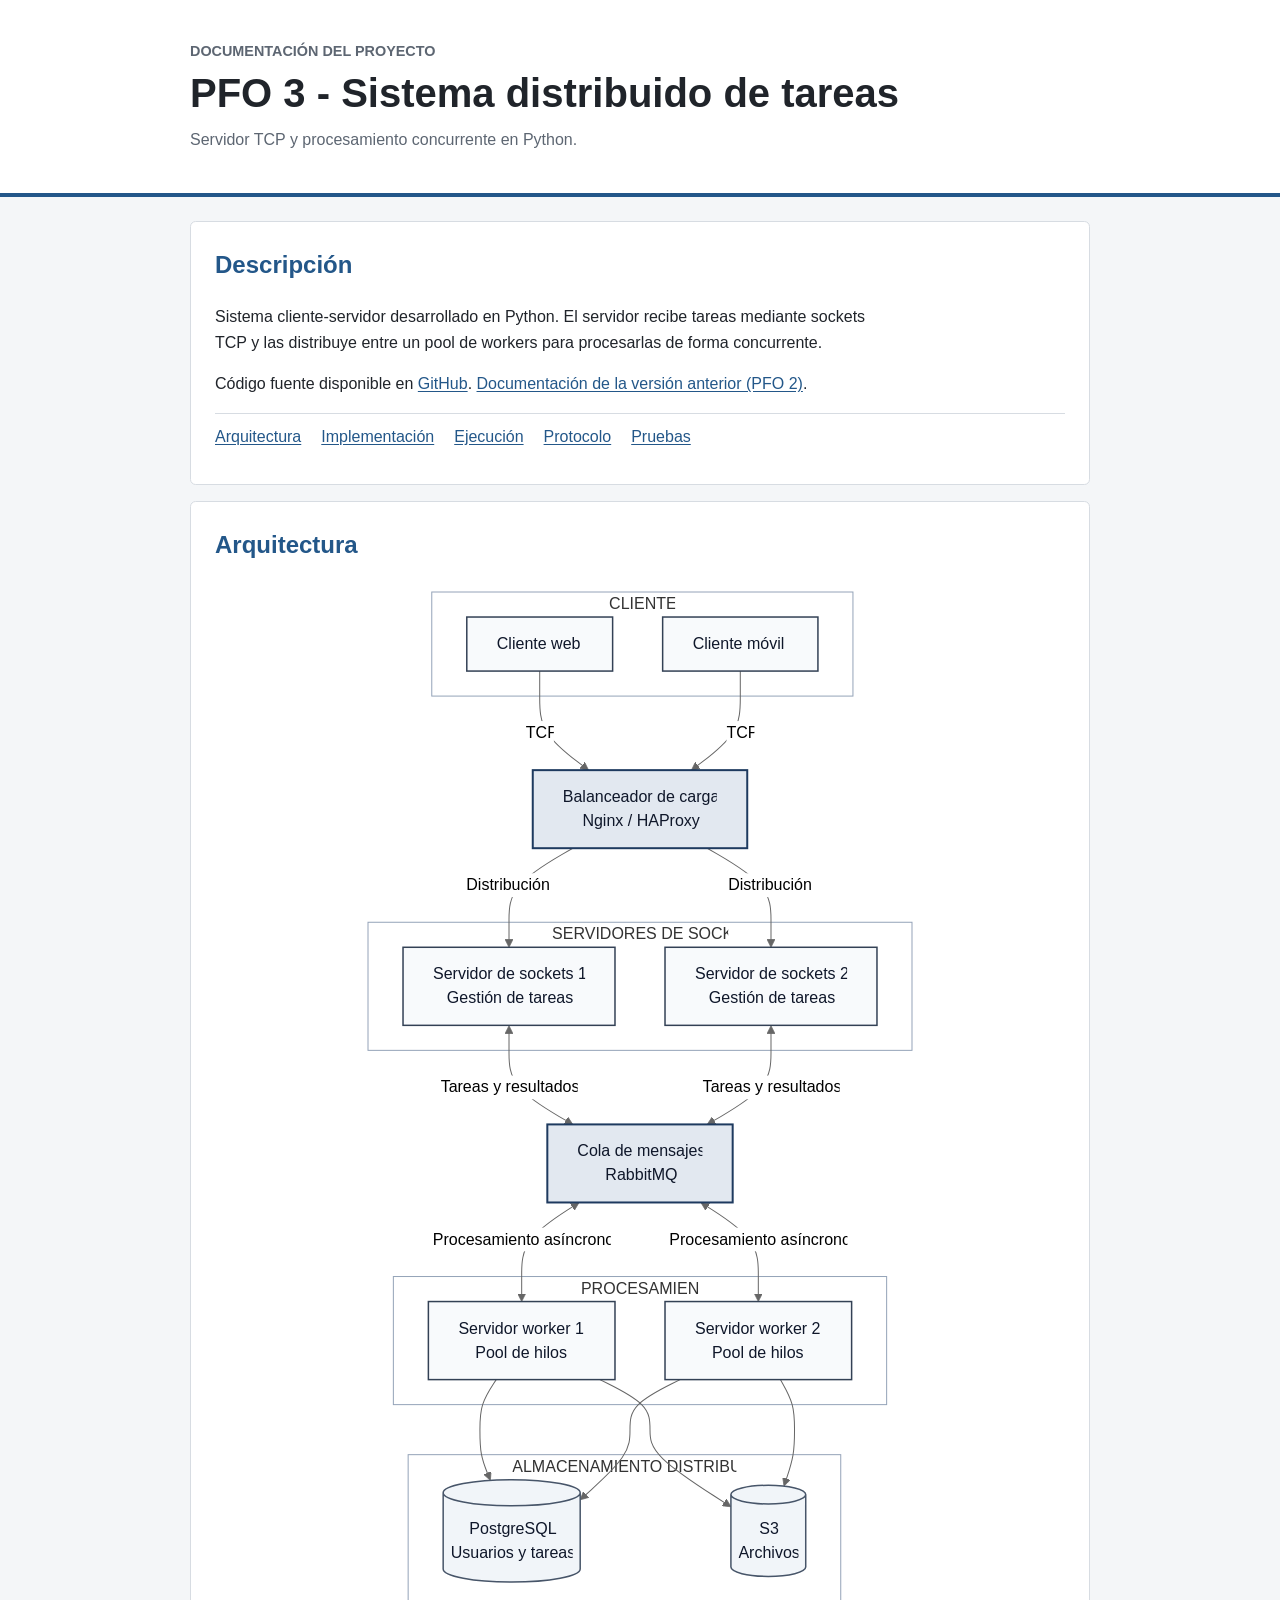
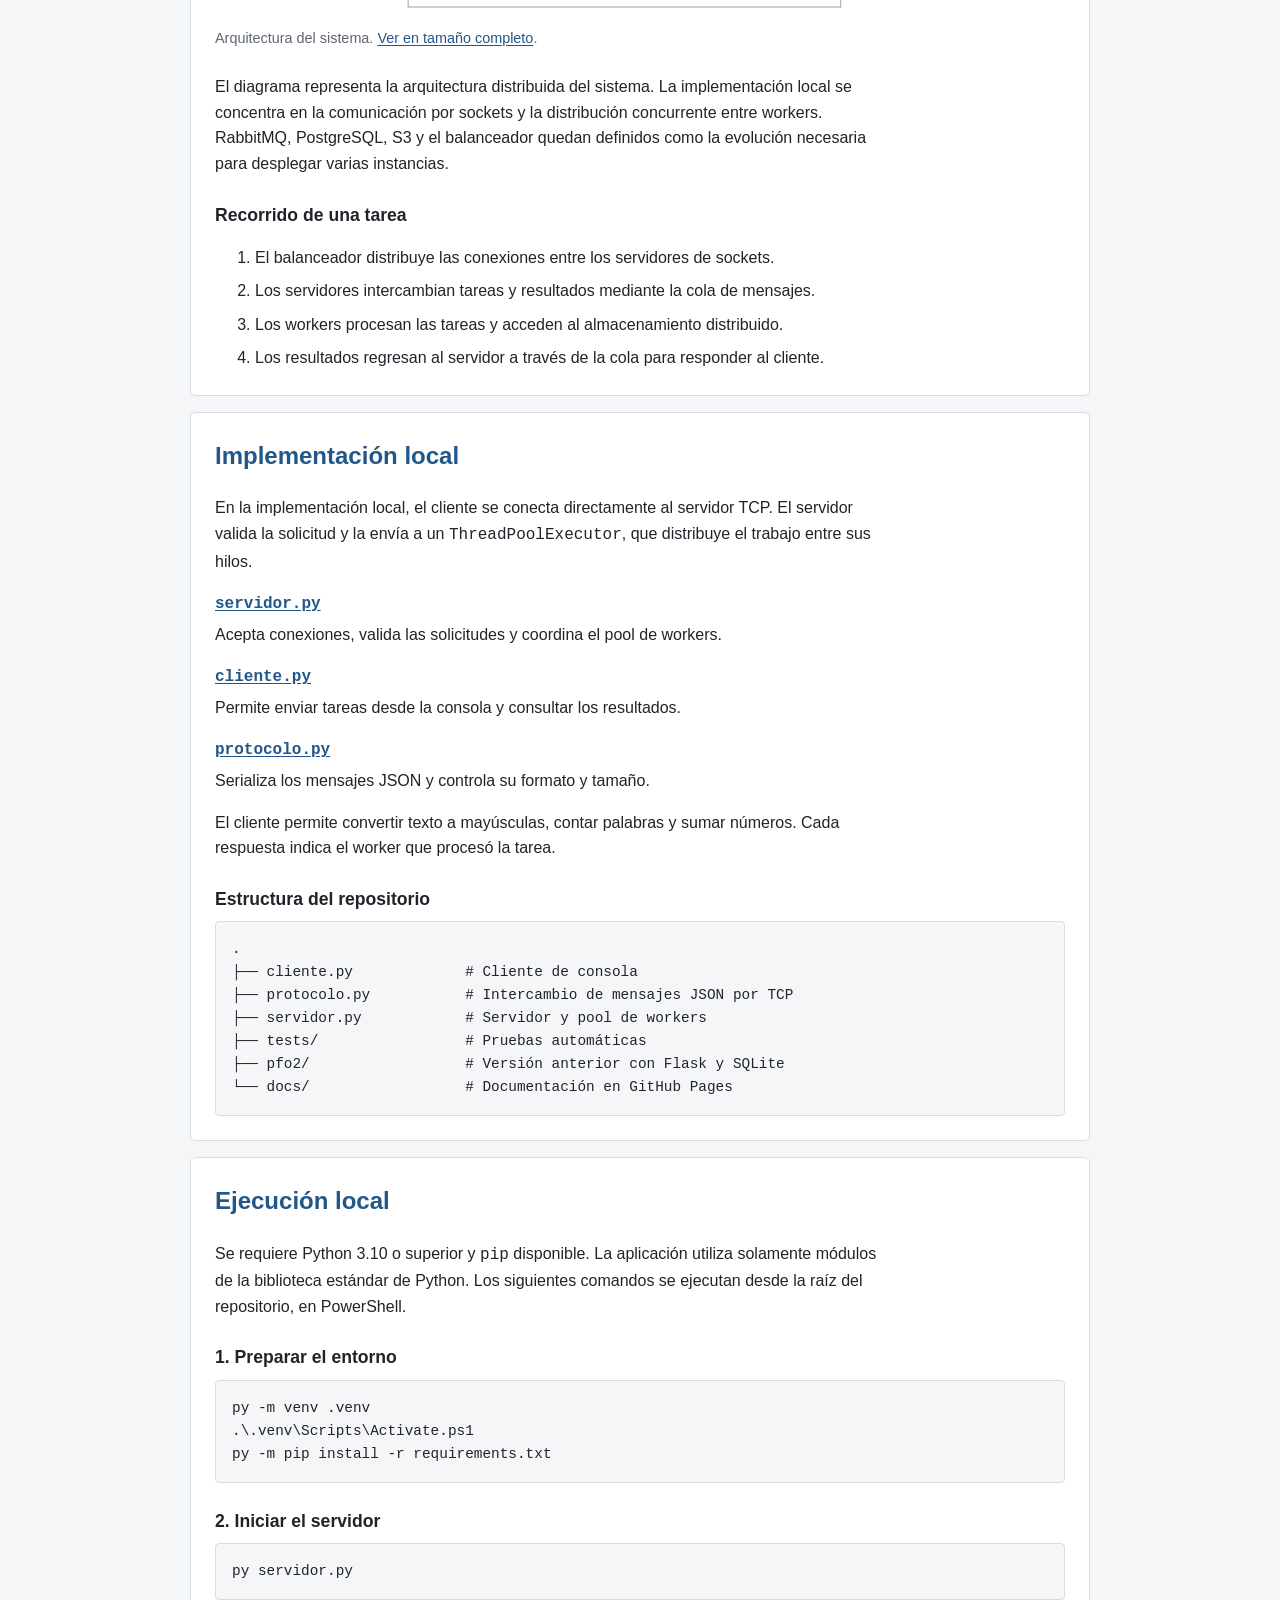
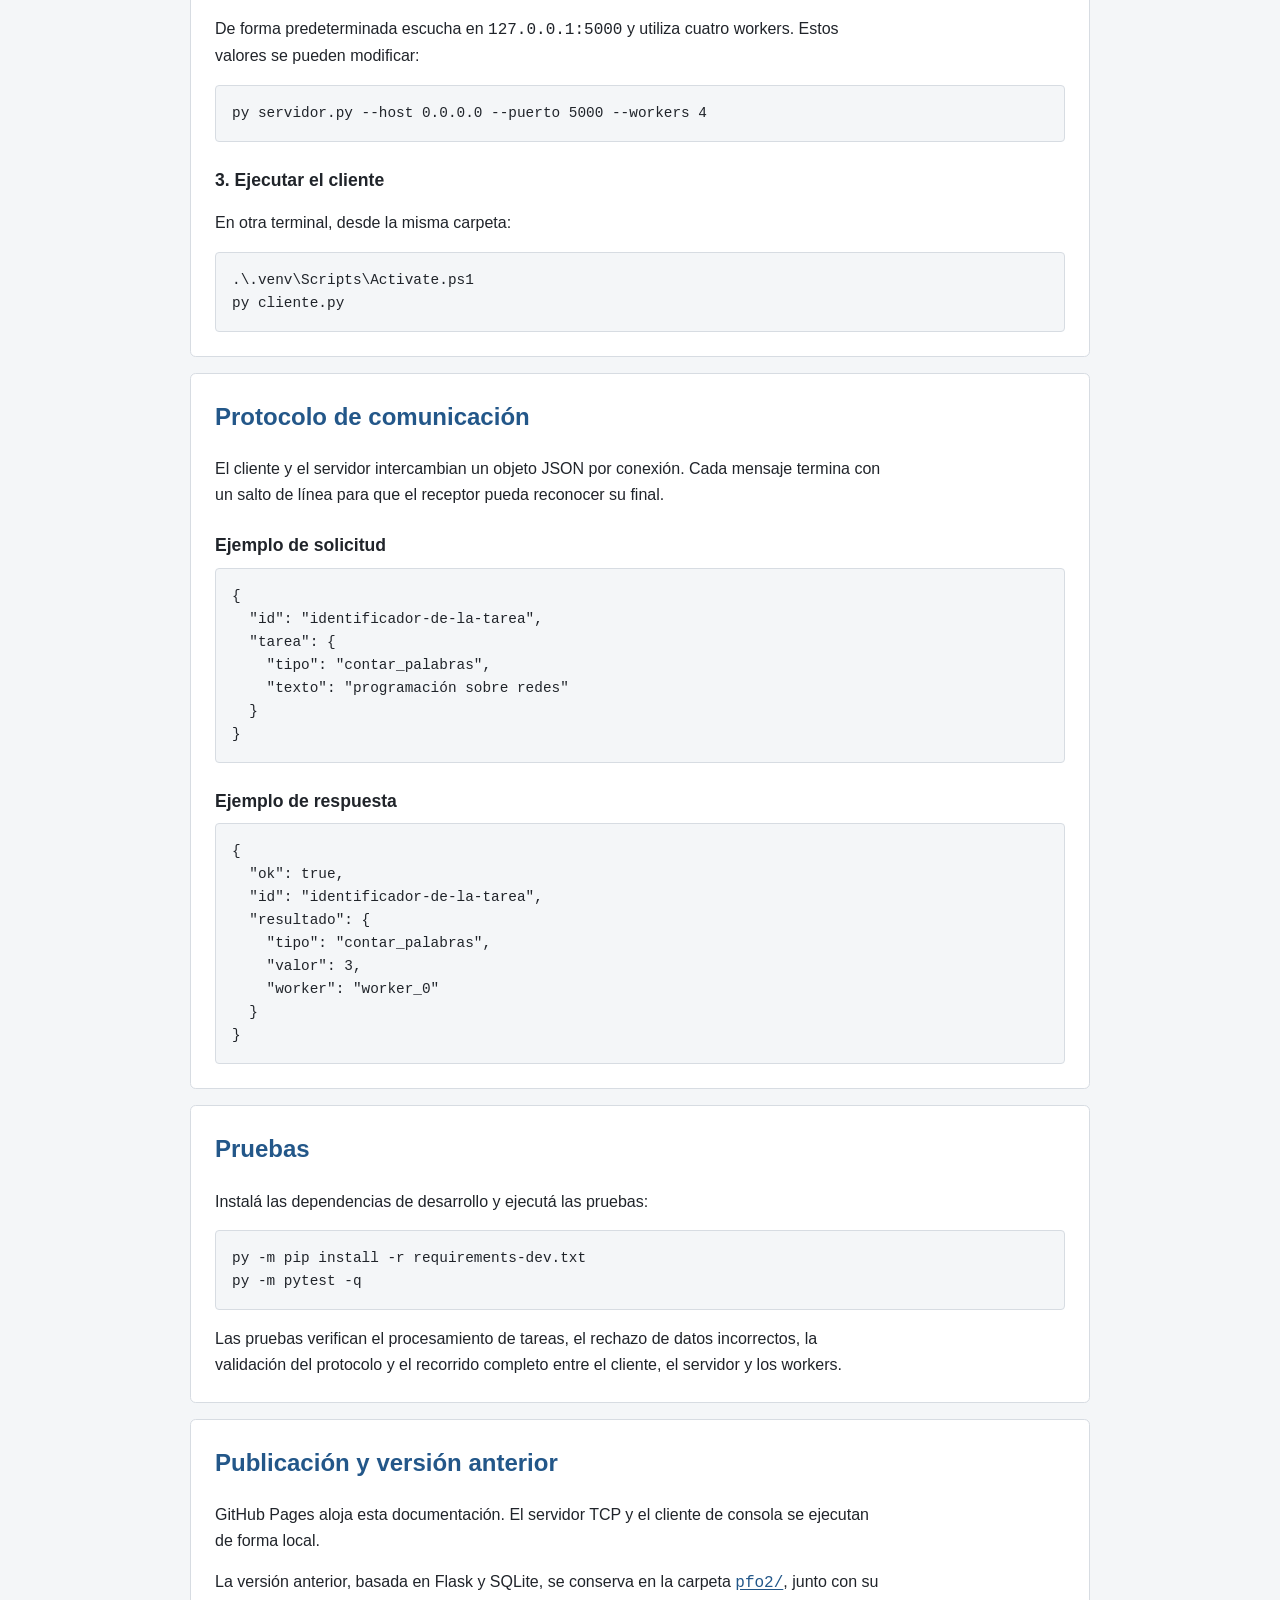
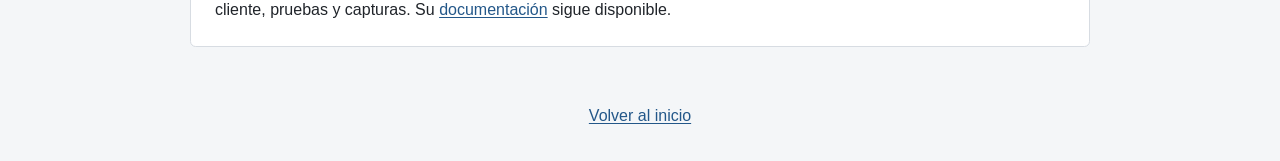
<file: docs/index.html>
<!doctype html>
<html lang="es">
<head>
  <meta charset="utf-8">
  <meta name="viewport" content="width=device-width, initial-scale=1">
  <meta name="description" content="Documentación del PFO 3: arquitectura, servidor TCP, workers y ejecución en Python.">
  <title>PFO 3 - Sistema distribuido de tareas</title>
  <link rel="stylesheet" href="styles.css">
</head>
<body>
  <a class="skip-link" href="#contenido">Saltar al contenido</a>

  <header id="inicio">
    <div class="container">
      <p class="materia">Documentación del proyecto</p>
      <h1>PFO 3 - Sistema distribuido de tareas</h1>
      <p>Servidor TCP y procesamiento concurrente en Python.</p>
    </div>
  </header>

  <main class="container" id="contenido">
    <section aria-labelledby="descripcion-titulo">
      <h2 id="descripcion-titulo">Descripción</h2>
      <p>
        Sistema cliente-servidor desarrollado en Python. El servidor recibe
        tareas mediante sockets TCP y las distribuye entre un pool de workers
        para procesarlas de forma concurrente.
      </p>
      <p>
        Código fuente disponible en
        <a href="https://github.com/LeandroMelchiori/PFO_Redes">GitHub</a>.
        <a href="pfo2/">Documentación de la versión anterior (PFO 2)</a>.
      </p>
      <nav aria-label="Secciones de la documentación">
        <ul class="section-links">
          <li><a href="#arquitectura">Arquitectura</a></li>
          <li><a href="#implementacion">Implementación</a></li>
          <li><a href="#ejecucion">Ejecución</a></li>
          <li><a href="#protocolo">Protocolo</a></li>
          <li><a href="#pruebas">Pruebas</a></li>
        </ul>
      </nav>
    </section>

    <section id="arquitectura" aria-labelledby="arquitectura-titulo">
      <h2 id="arquitectura-titulo">Arquitectura</h2>
      <figure>
        <a class="diagram-link" href="assets/arquitectura.svg" aria-label="Abrir el diagrama de arquitectura en tamaño completo">
          <img class="diagram" src="assets/arquitectura.svg" width="560" height="1031"
               alt="Clientes web y móvil conectados al balanceador, dos servidores de sockets, una cola RabbitMQ y dos workers conectados a PostgreSQL y S3. Las conexiones de la cola con servidores y workers son bidireccionales.">
        </a>
        <figcaption>
          Arquitectura del sistema.
          <a href="assets/arquitectura.svg">Ver en tamaño completo</a>.
        </figcaption>
      </figure>
      <p>
        El diagrama representa la arquitectura distribuida del sistema. La implementación
        local se concentra en la comunicación por sockets y la distribución
        concurrente entre workers. RabbitMQ, PostgreSQL, S3 y el balanceador
        quedan definidos como la evolución necesaria para desplegar varias instancias.
      </p>

      <h3>Recorrido de una tarea</h3>
      <ol>
        <li>El balanceador distribuye las conexiones entre los servidores de sockets.</li>
        <li>Los servidores intercambian tareas y resultados mediante la cola de mensajes.</li>
        <li>Los workers procesan las tareas y acceden al almacenamiento distribuido.</li>
        <li>Los resultados regresan al servidor a través de la cola para responder al cliente.</li>
      </ol>
    </section>

    <section id="implementacion" aria-labelledby="implementacion-titulo">
      <h2 id="implementacion-titulo">Implementación local</h2>
      <p>
        En la implementación local, el cliente se conecta directamente al servidor
        TCP. El servidor valida la solicitud y la envía a un
        <code>ThreadPoolExecutor</code>, que distribuye el trabajo entre sus hilos.
      </p>
      <dl>
        <dt><a href="https://github.com/LeandroMelchiori/PFO_Redes/blob/main/servidor.py"><code>servidor.py</code></a></dt>
        <dd>Acepta conexiones, valida las solicitudes y coordina el pool de workers.</dd>
        <dt><a href="https://github.com/LeandroMelchiori/PFO_Redes/blob/main/cliente.py"><code>cliente.py</code></a></dt>
        <dd>Permite enviar tareas desde la consola y consultar los resultados.</dd>
        <dt><a href="https://github.com/LeandroMelchiori/PFO_Redes/blob/main/protocolo.py"><code>protocolo.py</code></a></dt>
        <dd>Serializa los mensajes JSON y controla su formato y tamaño.</dd>
      </dl>
      <p>
        El cliente permite convertir texto a mayúsculas, contar palabras y sumar
        números. Cada respuesta indica el worker que procesó la tarea.
      </p>

      <h3>Estructura del repositorio</h3>
      <pre><code>.
├── cliente.py             # Cliente de consola
├── protocolo.py           # Intercambio de mensajes JSON por TCP
├── servidor.py            # Servidor y pool de workers
├── tests/                 # Pruebas automáticas
├── pfo2/                  # Versión anterior con Flask y SQLite
└── docs/                  # Documentación en GitHub Pages</code></pre>
    </section>

    <section id="ejecucion" aria-labelledby="ejecucion-titulo">
      <h2 id="ejecucion-titulo">Ejecución local</h2>
      <p>
        Se requiere Python 3.10 o superior y <code>pip</code> disponible.
        La aplicación utiliza solamente módulos de la biblioteca estándar de Python.
        Los siguientes comandos se ejecutan desde la raíz del repositorio, en PowerShell.
      </p>

      <h3>1. Preparar el entorno</h3>
      <pre><code>py -m venv .venv
.\.venv\Scripts\Activate.ps1
py -m pip install -r requirements.txt</code></pre>

      <h3>2. Iniciar el servidor</h3>
      <pre><code>py servidor.py</code></pre>
      <p>
        De forma predeterminada escucha en <code>127.0.0.1:5000</code>
        y utiliza cuatro workers. Estos valores se pueden modificar:
      </p>
      <pre><code>py servidor.py --host 0.0.0.0 --puerto 5000 --workers 4</code></pre>

      <h3>3. Ejecutar el cliente</h3>
      <p>En otra terminal, desde la misma carpeta:</p>
      <pre><code>.\.venv\Scripts\Activate.ps1
py cliente.py</code></pre>
    </section>

    <section id="protocolo" aria-labelledby="protocolo-titulo">
      <h2 id="protocolo-titulo">Protocolo de comunicación</h2>
      <p>
        El cliente y el servidor intercambian un objeto JSON por conexión.
        Cada mensaje termina con un salto de línea para que el receptor pueda
        reconocer su final.
      </p>
      <h3>Ejemplo de solicitud</h3>
      <pre><code>{
  "id": "identificador-de-la-tarea",
  "tarea": {
    "tipo": "contar_palabras",
    "texto": "programación sobre redes"
  }
}</code></pre>

      <h3>Ejemplo de respuesta</h3>
      <pre><code>{
  "ok": true,
  "id": "identificador-de-la-tarea",
  "resultado": {
    "tipo": "contar_palabras",
    "valor": 3,
    "worker": "worker_0"
  }
}</code></pre>
    </section>

    <section id="pruebas" aria-labelledby="pruebas-titulo">
      <h2 id="pruebas-titulo">Pruebas</h2>
      <p>Instalá las dependencias de desarrollo y ejecutá las pruebas:</p>
      <pre><code>py -m pip install -r requirements-dev.txt
py -m pytest -q</code></pre>
      <p>
        Las pruebas verifican el procesamiento de tareas, el rechazo de datos
        incorrectos, la validación del protocolo y el recorrido completo entre
        el cliente, el servidor y los workers.
      </p>
    </section>

    <section aria-labelledby="publicacion-titulo">
      <h2 id="publicacion-titulo">Publicación y versión anterior</h2>
      <p>
        GitHub Pages aloja esta documentación. El servidor TCP y el cliente
        de consola se ejecutan de forma local.
      </p>
      <p>
        La versión anterior, basada en Flask y SQLite, se conserva en la carpeta
        <a href="https://github.com/LeandroMelchiori/PFO_Redes/tree/main/pfo2"><code>pfo2/</code></a>,
        junto con su cliente, pruebas y capturas.
        Su <a href="pfo2/">documentación</a> sigue disponible.
      </p>
    </section>
  </main>

  <footer class="container">
    <a href="#inicio">Volver al inicio</a>
  </footer>
</body>
</html>
</file>
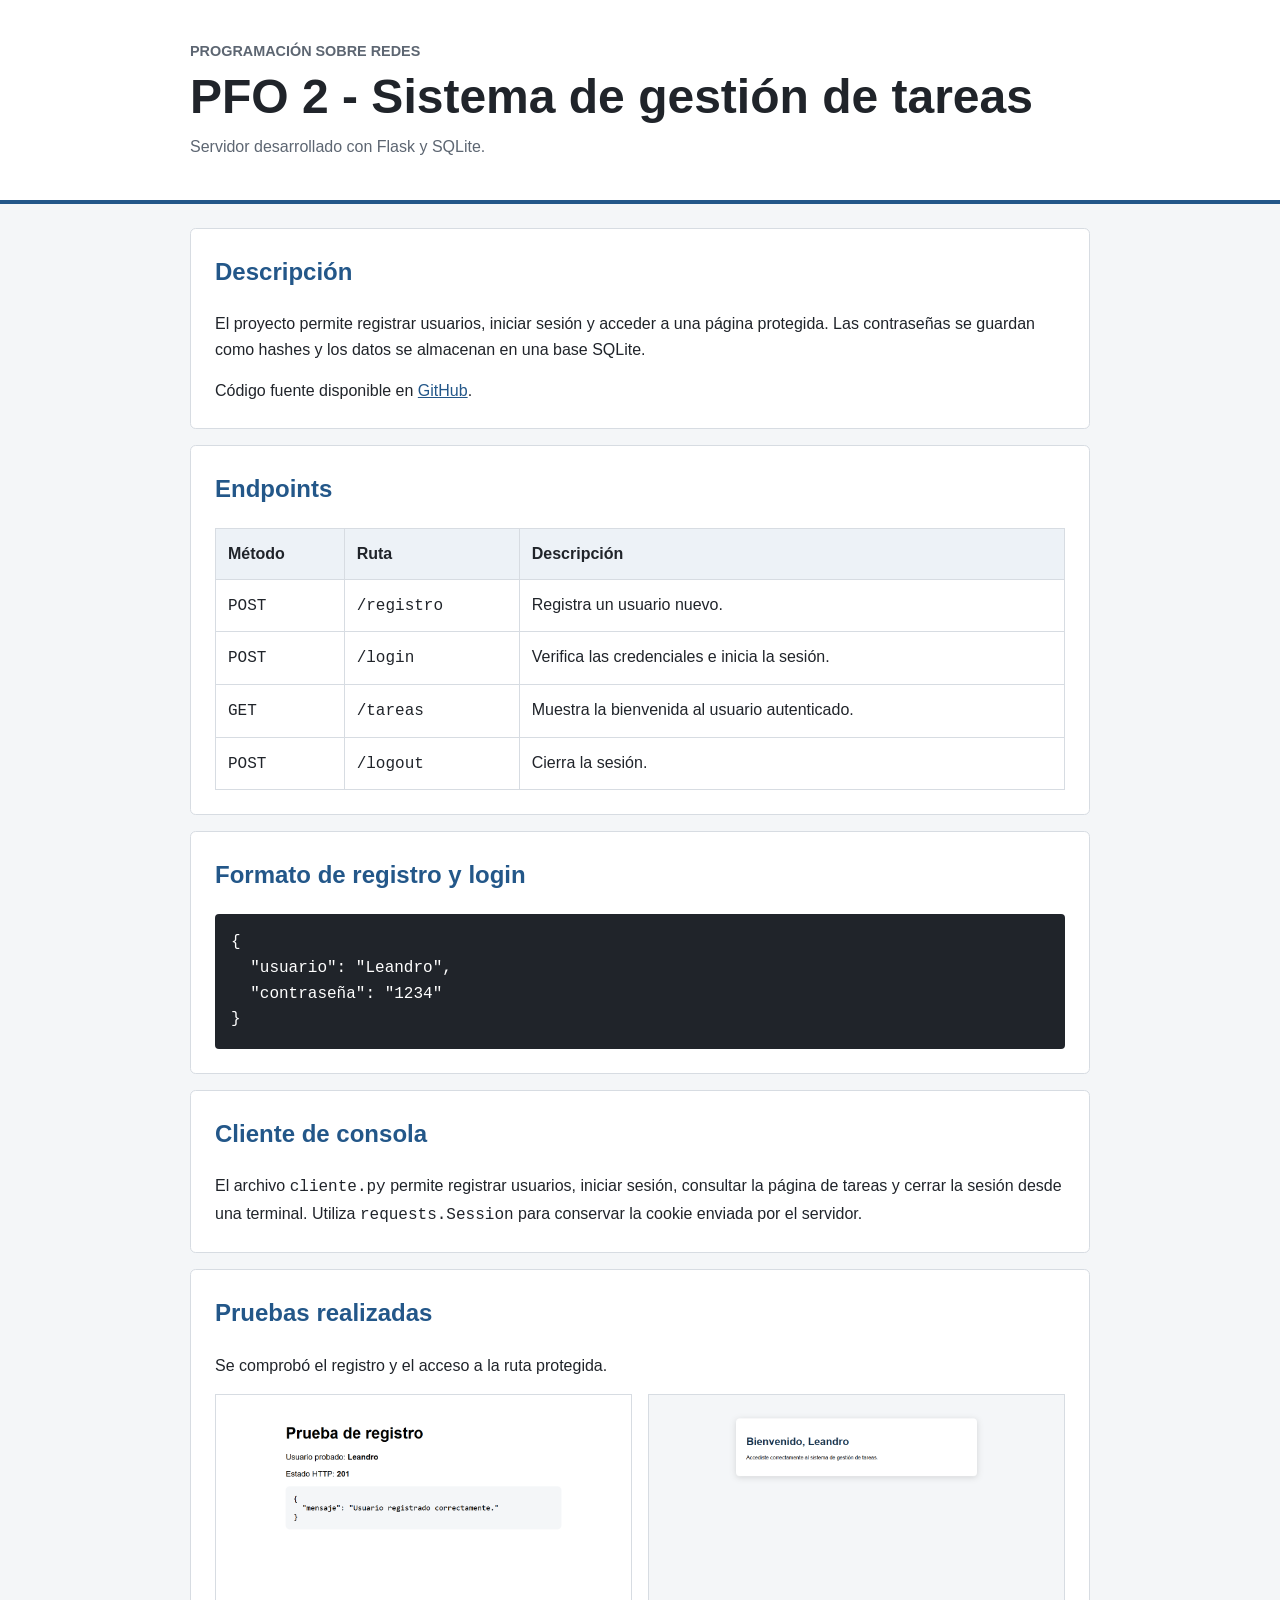
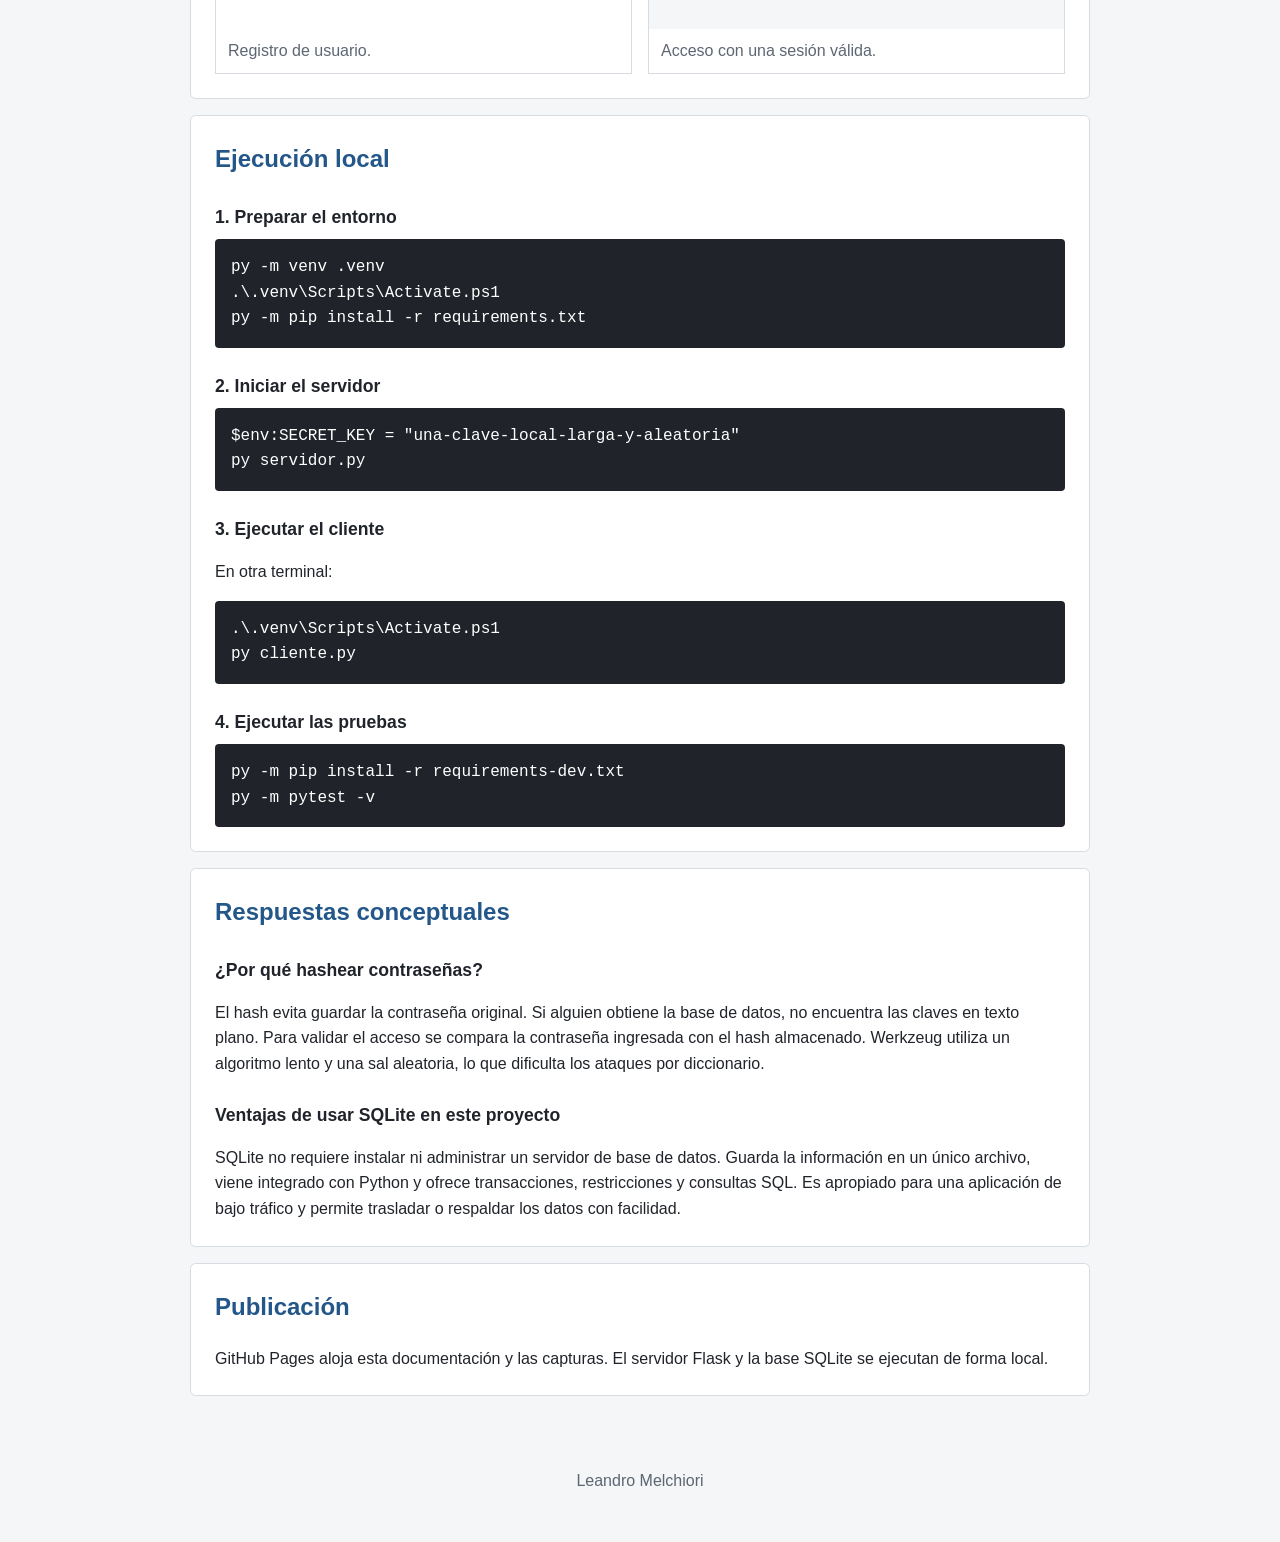
<file: docs/pfo2/index.html>
<!doctype html>
<html lang="es">
<head>
  <meta charset="utf-8">
  <meta name="viewport" content="width=device-width, initial-scale=1">
  <meta name="description" content="PFO 2: servidor Flask con registro, login y acceso protegido.">
  <title>PFO 2 - Sistema de gestión de tareas</title>
  <link rel="stylesheet" href="styles.css">
</head>
<body>
  <a class="skip-link" href="#contenido">Saltar al contenido</a>

  <header>
    <div class="container">
      <p class="materia">Programación sobre redes</p>
      <h1>PFO 2 - Sistema de gestión de tareas</h1>
      <p>Servidor desarrollado con Flask y SQLite.</p>
    </div>
  </header>

  <main class="container" id="contenido">
    <section>
      <h2>Descripción</h2>
      <p>
        El proyecto permite registrar usuarios, iniciar sesión y acceder a una
        página protegida. Las contraseñas se guardan como hashes y los datos se
        almacenan en una base SQLite.
      </p>
      <p>
        Código fuente disponible en
        <a href="https://github.com/LeandroMelchiori/PFO_Redes/tree/main/pfo2">GitHub</a>.
      </p>
    </section>

    <section>
      <h2>Endpoints</h2>
      <div class="table-wrapper">
        <table>
          <thead>
            <tr>
              <th>Método</th>
              <th>Ruta</th>
              <th>Descripción</th>
            </tr>
          </thead>
          <tbody>
            <tr>
              <td><code>POST</code></td>
              <td><code>/registro</code></td>
              <td>Registra un usuario nuevo.</td>
            </tr>
            <tr>
              <td><code>POST</code></td>
              <td><code>/login</code></td>
              <td>Verifica las credenciales e inicia la sesión.</td>
            </tr>
            <tr>
              <td><code>GET</code></td>
              <td><code>/tareas</code></td>
              <td>Muestra la bienvenida al usuario autenticado.</td>
            </tr>
            <tr>
              <td><code>POST</code></td>
              <td><code>/logout</code></td>
              <td>Cierra la sesión.</td>
            </tr>
          </tbody>
        </table>
      </div>
    </section>

    <section>
      <h2>Formato de registro y login</h2>
      <pre><code>{
  "usuario": "Leandro",
  "contraseña": "1234"
}</code></pre>
    </section>

    <section>
      <h2>Cliente de consola</h2>
      <p>
        El archivo <code>cliente.py</code> permite registrar usuarios, iniciar
        sesión, consultar la página de tareas y cerrar la sesión desde una
        terminal. Utiliza <code>requests.Session</code> para conservar la cookie
        enviada por el servidor.
      </p>
    </section>

    <section>
      <h2>Pruebas realizadas</h2>
      <p>Se comprobó el registro y el acceso a la ruta protegida.</p>

      <div class="screenshots">
        <figure>
          <img src="assets/registro-exitoso.png" width="960" height="540" loading="lazy"
               alt="Respuesta del servidor después de registrar al usuario Leandro">
          <figcaption>Registro de usuario.</figcaption>
        </figure>
        <figure>
          <img src="assets/acceso-tareas.png" width="960" height="540" loading="lazy"
               alt="Página de bienvenida después de iniciar sesión como Leandro">
          <figcaption>Acceso con una sesión válida.</figcaption>
        </figure>
      </div>
    </section>

    <section>
      <h2>Ejecución local</h2>
      <h3>1. Preparar el entorno</h3>
      <pre><code>py -m venv .venv
.\.venv\Scripts\Activate.ps1
py -m pip install -r requirements.txt</code></pre>

      <h3>2. Iniciar el servidor</h3>
      <pre><code>$env:SECRET_KEY = "una-clave-local-larga-y-aleatoria"
py servidor.py</code></pre>

      <h3>3. Ejecutar el cliente</h3>
      <p>En otra terminal:</p>
      <pre><code>.\.venv\Scripts\Activate.ps1
py cliente.py</code></pre>

      <h3>4. Ejecutar las pruebas</h3>
      <pre><code>py -m pip install -r requirements-dev.txt
py -m pytest -v</code></pre>
    </section>

    <section>
      <h2>Respuestas conceptuales</h2>

      <h3>¿Por qué hashear contraseñas?</h3>
      <p>
        El hash evita guardar la contraseña original. Si alguien obtiene la
        base de datos, no encuentra las claves en texto plano. Para validar el
        acceso se compara la contraseña ingresada con el hash almacenado.
        Werkzeug utiliza un algoritmo lento y una sal aleatoria, lo que
        dificulta los ataques por diccionario.
      </p>

      <h3>Ventajas de usar SQLite en este proyecto</h3>
      <p>
        SQLite no requiere instalar ni administrar un servidor de base de
        datos. Guarda la información en un único archivo, viene integrado con
        Python y ofrece transacciones, restricciones y consultas SQL. Es
        apropiado para una aplicación de bajo tráfico y permite trasladar o
        respaldar los datos con facilidad.
      </p>
    </section>

    <section>
      <h2>Publicación</h2>
      <p>
        GitHub Pages aloja esta documentación y las capturas. El servidor Flask
        y la base SQLite se ejecutan de forma local.
      </p>
    </section>
  </main>

  <footer class="container">
    <p>Leandro Melchiori</p>
  </footer>
</body>
</html>
</file>
<file: docs/styles.css>
:root {
  --background: #f4f6f8;
  --surface: #ffffff;
  --text: #20242a;
  --muted: #5d6672;
  --primary: #235789;
  --border: #d7dce2;
  font-family: Arial, Helvetica, sans-serif;
  color: var(--text);
}

* {
  box-sizing: border-box;
}

body {
  margin: 0;
  background: var(--background);
  font-size: 16px;
  line-height: 1.6;
}

a {
  color: var(--primary);
  text-underline-offset: 0.15em;
}

.container {
  width: min(100% - 2rem, 900px);
  margin-inline: auto;
}

.skip-link {
  position: absolute;
  top: 0.5rem;
  left: 0.5rem;
  padding: 0.5rem 0.75rem;
  background: var(--surface);
  color: var(--primary);
  transform: translateY(-150%);
}

.skip-link:focus {
  transform: translateY(0);
}

header {
  padding: 2.5rem 0;
  border-bottom: 4px solid var(--primary);
  background: var(--surface);
}

header p {
  margin: 0;
  color: var(--muted);
}

.materia {
  font-size: 0.9rem;
  font-weight: bold;
  text-transform: uppercase;
}

h1 {
  margin: 0.4rem 0 0.6rem;
  font-size: clamp(1.8rem, 4vw, 2.5rem);
  line-height: 1.2;
}

h2 {
  margin-top: 0;
  color: var(--primary);
  font-size: 1.5rem;
}

h3 {
  margin: 1.5rem 0 0.5rem;
  font-size: 1.1rem;
}

main {
  padding-block: 1.5rem;
}

section {
  margin-bottom: 1rem;
  padding: 1.5rem;
  border: 1px solid var(--border);
  border-radius: 0.35rem;
  background: var(--surface);
  scroll-margin-top: 1rem;
}

section > :last-child {
  margin-bottom: 0;
}

section p,
section dl,
section ol {
  max-width: 75ch;
}

.section-links {
  display: flex;
  flex-wrap: wrap;
  gap: 0 1.25rem;
  margin: 1rem 0 0;
  padding: 0;
  border-top: 1px solid var(--border);
  list-style: none;
}

.section-links li {
  margin: 0;
}

.section-links a {
  display: inline-block;
  padding-block: 0.65rem;
}

code,
pre {
  font-family: Consolas, "Courier New", monospace;
}

code {
  overflow-wrap: anywhere;
}

pre {
  overflow-x: auto;
  margin: 0;
  padding: 1rem;
  border: 1px solid var(--border);
  border-radius: 0.25rem;
  background: var(--background);
  color: var(--text);
  font-size: 0.9rem;
}

figure {
  margin: 0 0 1.5rem;
}

.diagram-link {
  display: block;
}

.diagram {
  display: block;
  width: 100%;
  max-width: 560px;
  height: auto;
  margin-inline: auto;
}

figcaption {
  margin-top: 0.75rem;
  color: var(--muted);
  font-size: 0.9rem;
}

dt {
  font-weight: bold;
}

dd {
  margin: 0.25rem 0 1rem;
}

li + li {
  margin-top: 0.5rem;
}

footer {
  padding-block: 1rem 2rem;
  color: var(--muted);
  text-align: center;
}

:focus-visible {
  outline: 3px solid var(--primary);
  outline-offset: 3px;
}

@media (max-width: 650px) {
  header {
    padding: 2rem 0;
  }

  section {
    padding: 1rem;
  }
}

@media print {
  body {
    background: var(--surface);
  }

  .container {
    width: 100%;
  }

  header {
    padding: 0 0 1rem;
    border-bottom: 1px solid var(--border);
  }

  section {
    padding: 1rem 0;
    border: 0;
  }

  nav,
  .skip-link,
  footer a {
    display: none;
  }

  figure,
  pre {
    break-inside: avoid;
  }

  h2,
  h3 {
    break-after: avoid;
  }

  pre {
    white-space: pre-wrap;
  }
}
</file>
<file: docs/pfo2/styles.css>
:root {
  --background: #f4f6f8;
  --surface: #ffffff;
  --text: #20242a;
  --muted: #5d6672;
  --primary: #235789;
  --border: #d7dce2;
  font-family: Arial, Helvetica, sans-serif;
  color: var(--text);
}

* {
  box-sizing: border-box;
}

body {
  margin: 0;
  background: var(--background);
  font-size: 16px;
  line-height: 1.6;
}

a {
  color: var(--primary);
}

.container {
  width: min(100% - 2rem, 900px);
  margin-inline: auto;
}

.skip-link {
  position: absolute;
  top: 0.5rem;
  left: 0.5rem;
  padding: 0.5rem 0.75rem;
  background: var(--surface);
  color: var(--primary);
  transform: translateY(-150%);
}

.skip-link:focus {
  transform: translateY(0);
}

header {
  padding: 2.5rem 0;
  border-bottom: 4px solid var(--primary);
  background: var(--surface);
}

header p {
  margin: 0;
  color: var(--muted);
}

.materia {
  font-size: 0.9rem;
  font-weight: bold;
  text-transform: uppercase;
}

h1 {
  margin: 0.4rem 0 0.6rem;
  font-size: clamp(2rem, 6vw, 3rem);
  line-height: 1.15;
}

h2 {
  margin-top: 0;
  color: var(--primary);
  font-size: 1.5rem;
}

h3 {
  margin: 1.5rem 0 0.5rem;
  font-size: 1.1rem;
}

main {
  padding-block: 1.5rem;
}

section {
  margin-bottom: 1rem;
  padding: 1.5rem;
  border: 1px solid var(--border);
  border-radius: 0.35rem;
  background: var(--surface);
}

section > :last-child {
  margin-bottom: 0;
}

.table-wrapper {
  overflow-x: auto;
}

table {
  width: 100%;
  border-collapse: collapse;
}

th,
td {
  padding: 0.75rem;
  border: 1px solid var(--border);
  text-align: left;
  vertical-align: top;
}

th {
  background: #edf2f7;
}

code,
pre {
  font-family: Consolas, "Courier New", monospace;
}

code {
  overflow-wrap: anywhere;
}

pre {
  overflow-x: auto;
  margin: 0;
  padding: 1rem;
  border-radius: 0.25rem;
  background: #20242a;
  color: #ffffff;
}

.screenshots {
  display: grid;
  grid-template-columns: repeat(2, minmax(0, 1fr));
  gap: 1rem;
}

figure {
  margin: 0;
  border: 1px solid var(--border);
}

figure img {
  display: block;
  width: 100%;
  height: auto;
}

figcaption {
  padding: 0.6rem 0.75rem;
  color: var(--muted);
}

li + li {
  margin-top: 0.5rem;
}

footer {
  padding-block: 1rem 2rem;
  color: var(--muted);
  text-align: center;
}

:focus-visible {
  outline: 3px solid var(--primary);
  outline-offset: 3px;
}

@media (max-width: 650px) {
  header {
    padding: 2rem 0;
  }

  section {
    padding: 1rem;
  }

  .screenshots {
    grid-template-columns: 1fr;
  }

  th,
  td {
    padding: 0.6rem;
  }
}
</file>
